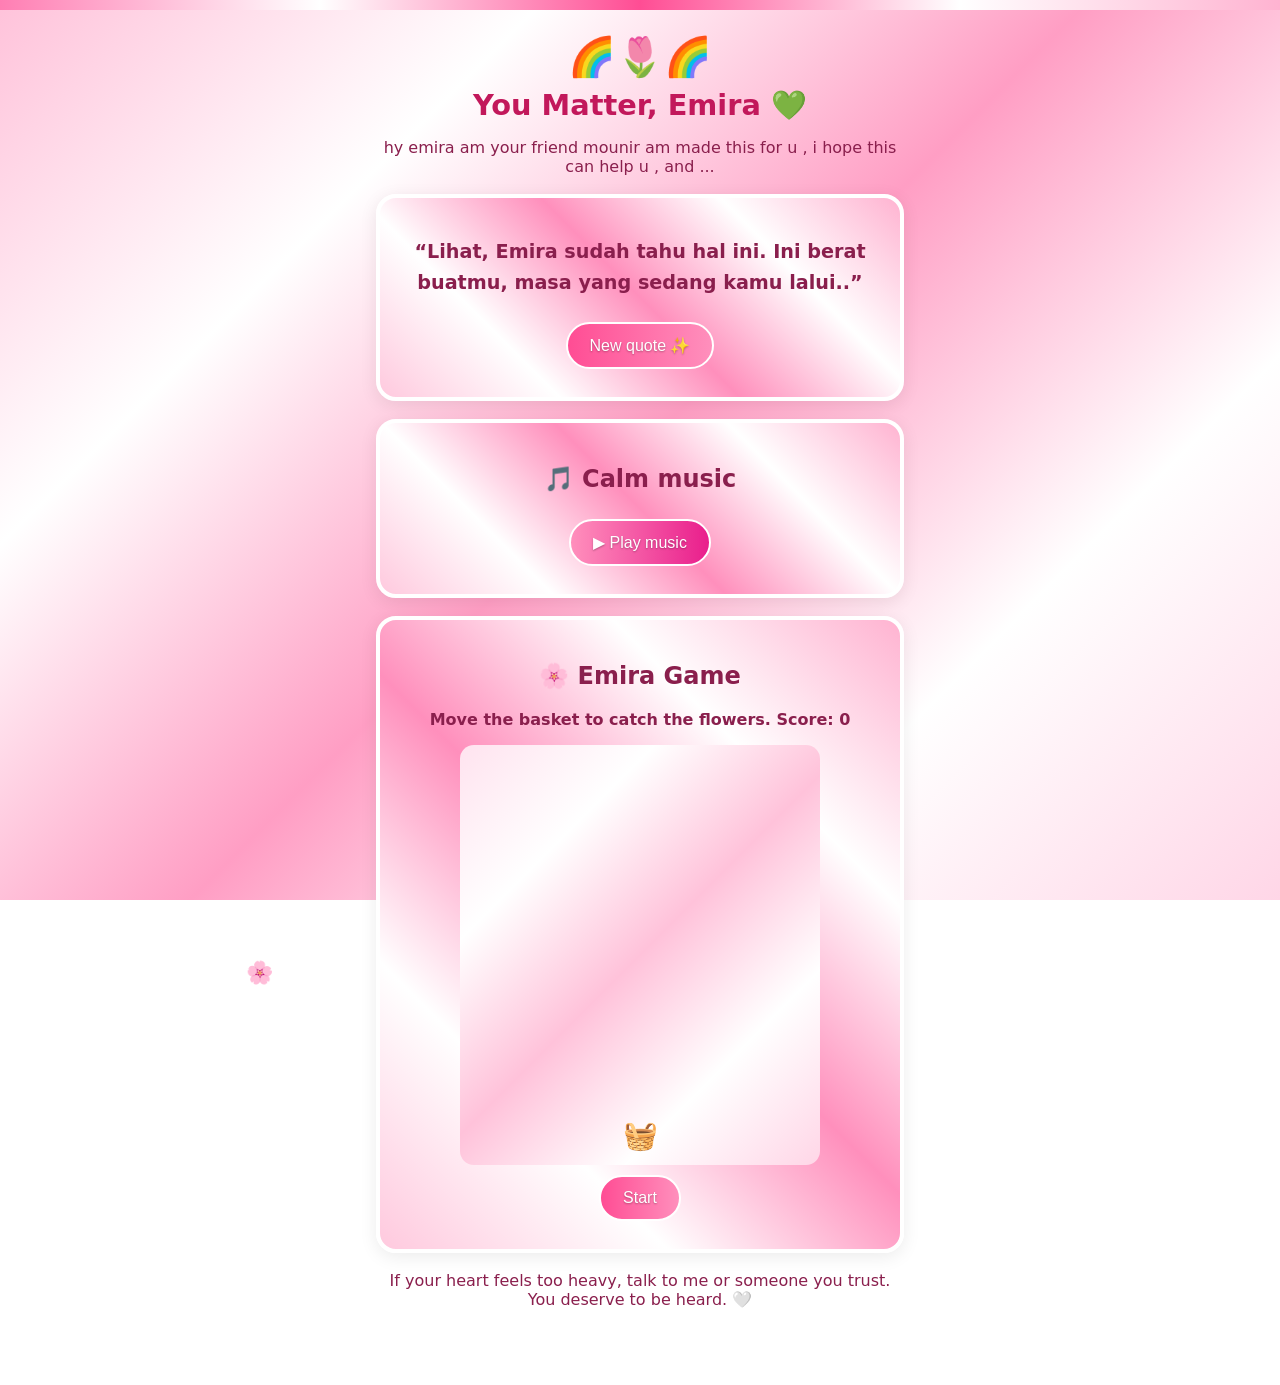
<file: index.html>
<!DOCTYPE html>
<html lang="en">
<head>
<meta charset="utf-8">
<meta name="viewport" content="width=device-width, initial-scale=1, viewport-fit=cover">
<title>You Matter 🌷</title>
<link rel="stylesheet" href="style.css">
</head>
<body>
<main>
  <div style="font-size:2.4rem">🌈🌷🌈</div>
  <h1>You Matter, Emira 💚</h1>
  <p>hy emira am your friend mounir am made this for u , i hope  this can help u , and ...  </p>

  <div class="card">
    <div id="quote"></div>
    <button id="nq">New quote ✨</button>
  </div>

  <div class="card">
    <h2>🎵 Calm music</h2>
    <button id='mb' class="pink">▶ Play music</button>
  </div>

  <div class="card">
    <h2>🌸 Emira Game</h2>
    <p>Move the basket to catch the flowers. Score: <b id="sc">0</b></p>
    <canvas id="g" width="360" height="420"></canvas><br>
    <button id="gb">Start</button>
  </div>
  <p>If your heart feels too heavy, talk to me or someone you trust. You deserve to be heard. 🤍</p>
</main>
<script src="script.js"></script>
</body>
</html>
</file>
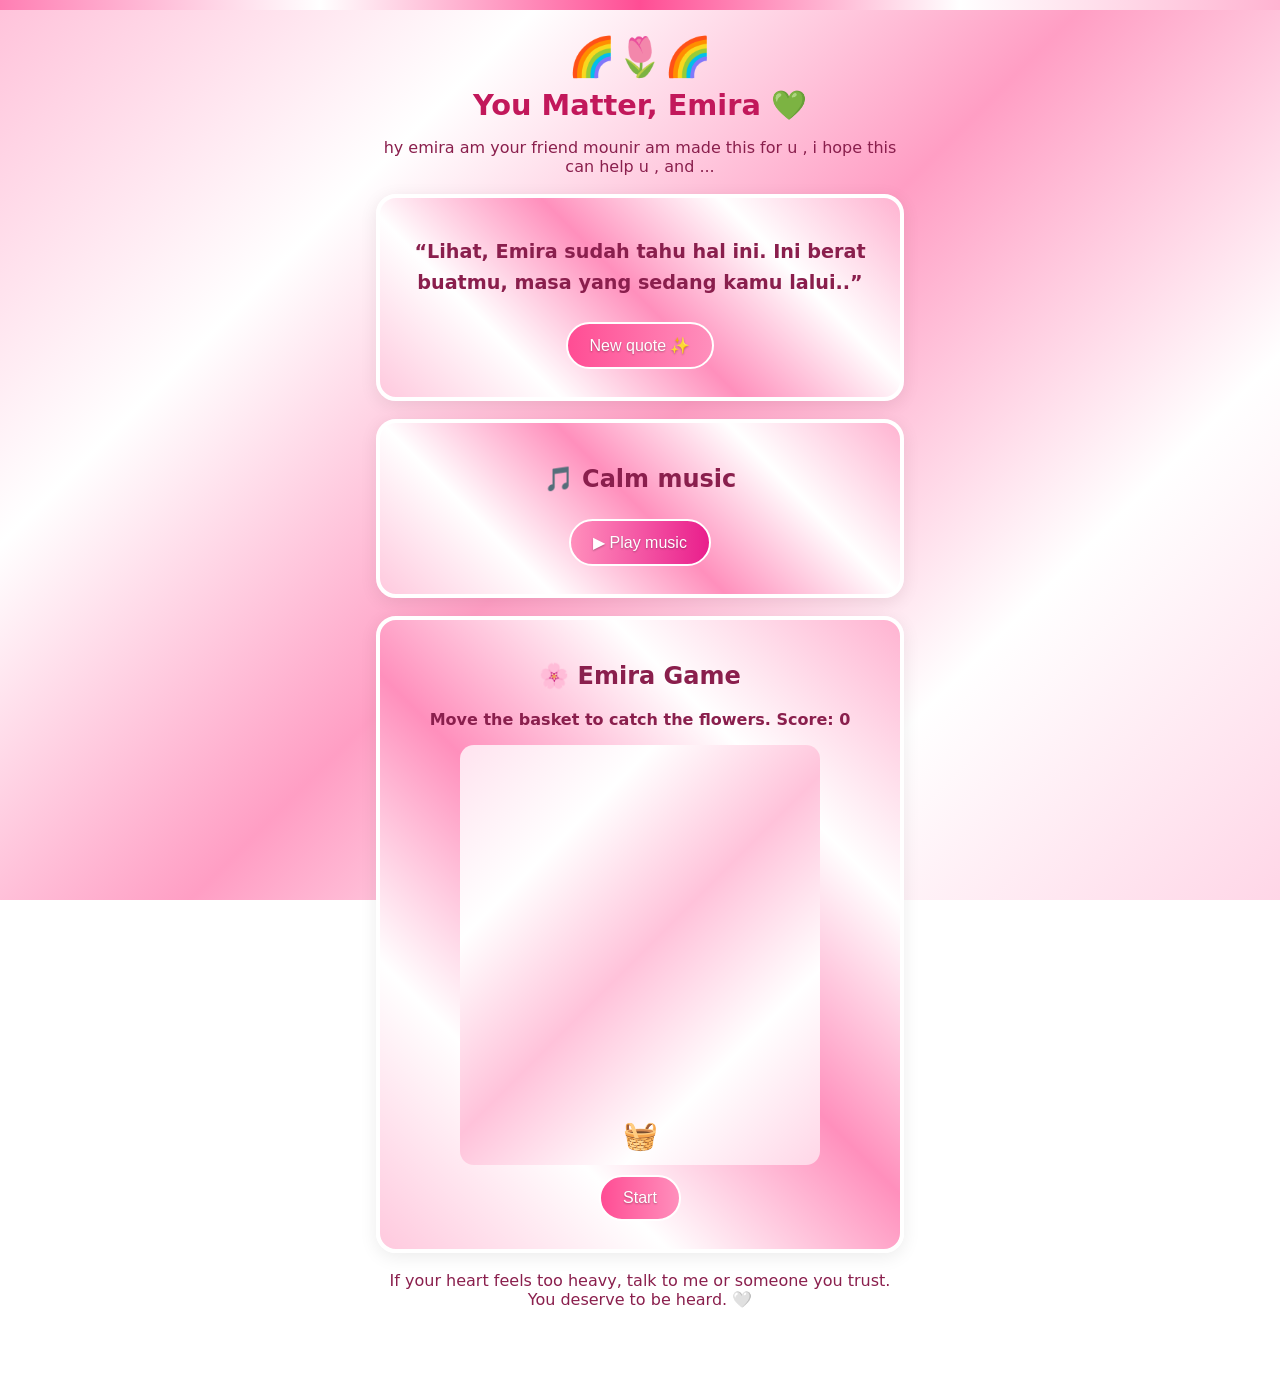
<file: html.html>
<!DOCTYPE html>
<html lang="en">
<head>
<meta charset="utf-8">
<meta name="viewport" content="width=device-width, initial-scale=1, viewport-fit=cover">
<title>You Matter 🌷</title>
<link rel="stylesheet" href="styel.css">
</head>
<body>
<main>
  <div style="font-size:2.4rem">🌈🌷🌈</div>
  <h1>You Matter, Emira 💚</h1>
  <p>hy emira am your friend mounir am made this for u , i hope  this can help u , and ...  </p>

  <div class="card">
    <div id="quote"></div>
    <button id="nq">New quote ✨</button>
  </div>

  <div class="card">
    <h2>🎵 Calm music</h2>
    <button id='mb' class="pink">▶ Play music</button>
  </div>

  <div class="card">
    <h2>🌸 Emira Game</h2>
    <p>Move the basket to catch the flowers. Score: <b id="sc">0</b></p>
    <canvas id="g" width="360" height="420"></canvas><br>
    <button id="gb">Start</button>
  </div>
  <p>If your heart feels too heavy, talk to me or someone you trust. You deserve to be heard. 🤍</p>
</main>
<script src="js.js"></script>
</body>
</html>
</file>
<file: style.css>
:root{
  --rb:linear-gradient(90deg,#ff7eb3,#ffffff,#ff4d94,#ffffff,#ffb3d1);
  box-sizing:border-box;
  padding-top:env(safe-area-inset-top,0px);
  padding-bottom:env(safe-area-inset-bottom,0px);
}
*{box-sizing:border-box}

body{
  margin:0;
  background:linear-gradient(135deg,#ffc2da,#ffffff,#ff9ec4,#ffffff,#ffd6e7) fixed;
  color:#8a1f4d;
  font-family:system-ui,-apple-system,"Segoe UI",sans-serif;
  text-align:center;
  overflow-x:hidden;
}
body::before{content:"";display:block;height:10px;background:var(--rb)}

.fall{position:fixed;top:-30px;font-size:22px;pointer-events:none;animation:f linear forwards;z-index:0}
@keyframes f{to{transform:translateY(110vh) rotate(360deg)}}

main{position:relative;z-index:1;max-width:560px;margin:0 auto;padding:24px 16px 60px}

h1{font-size:1.8rem;margin:8px 0;color:#c2185b}

.card{
  color:#8a1f4d;
  font-weight:600;
  border:4px solid #fff;
  background:linear-gradient(225deg,#ffb3d1,#ffffff,#ff8fbc,#ffffff,#ffc9de);
  border-radius:20px;
  padding:22px;
  margin:18px 0;
  box-shadow:0 4px 18px rgba(0,0,0,.08);
}

#quote{font-size:1.2rem;line-height:1.6;min-height:96px;display:flex;align-items:center;justify-content:center}

button{
  background:linear-gradient(90deg,#ff4d94,#ff8fbc);
  text-shadow:0 1px 2px rgba(0,0,0,.3);
  color:#fff;
  border:2px solid #fff;
  border-radius:999px;
  padding:12px 22px;
  font-size:1rem;
  cursor:pointer;
  margin:6px;
}
button.pink{background:linear-gradient(90deg,#ff8fbc,#e91e8c)}

canvas{
  width:100%;
  max-width:360px;
  height:auto;
  background:linear-gradient(135deg,#ffe3ef,#ffffff,#ffc2da,#ffffff,#ffd6e7);
  border-radius:14px;
  touch-action:none;
}
</file>
<file: styel.css>
:root{
  --rb:linear-gradient(90deg,#ff7eb3,#ffffff,#ff4d94,#ffffff,#ffb3d1);
  box-sizing:border-box;
  padding-top:env(safe-area-inset-top,0px);
  padding-bottom:env(safe-area-inset-bottom,0px);
}
*{box-sizing:border-box}

body{
  margin:0;
  background:linear-gradient(135deg,#ffc2da,#ffffff,#ff9ec4,#ffffff,#ffd6e7) fixed;
  color:#8a1f4d;
  font-family:system-ui,-apple-system,"Segoe UI",sans-serif;
  text-align:center;
  overflow-x:hidden;
}
body::before{content:"";display:block;height:10px;background:var(--rb)}

.fall{position:fixed;top:-30px;font-size:22px;pointer-events:none;animation:f linear forwards;z-index:0}
@keyframes f{to{transform:translateY(110vh) rotate(360deg)}}

main{position:relative;z-index:1;max-width:560px;margin:0 auto;padding:24px 16px 60px}

h1{font-size:1.8rem;margin:8px 0;color:#c2185b}

.card{
  color:#8a1f4d;
  font-weight:600;
  border:4px solid #fff;
  background:linear-gradient(225deg,#ffb3d1,#ffffff,#ff8fbc,#ffffff,#ffc9de);
  border-radius:20px;
  padding:22px;
  margin:18px 0;
  box-shadow:0 4px 18px rgba(0,0,0,.08);
}

#quote{font-size:1.2rem;line-height:1.6;min-height:96px;display:flex;align-items:center;justify-content:center}

button{
  background:linear-gradient(90deg,#ff4d94,#ff8fbc);
  text-shadow:0 1px 2px rgba(0,0,0,.3);
  color:#fff;
  border:2px solid #fff;
  border-radius:999px;
  padding:12px 22px;
  font-size:1rem;
  cursor:pointer;
  margin:6px;
}
button.pink{background:linear-gradient(90deg,#ff8fbc,#e91e8c)}

canvas{
  width:100%;
  max-width:360px;
  height:auto;
  background:linear-gradient(135deg,#ffe3ef,#ffffff,#ffc2da,#ffffff,#ffd6e7);
  border-radius:14px;
  touch-action:none;
}
</file>
